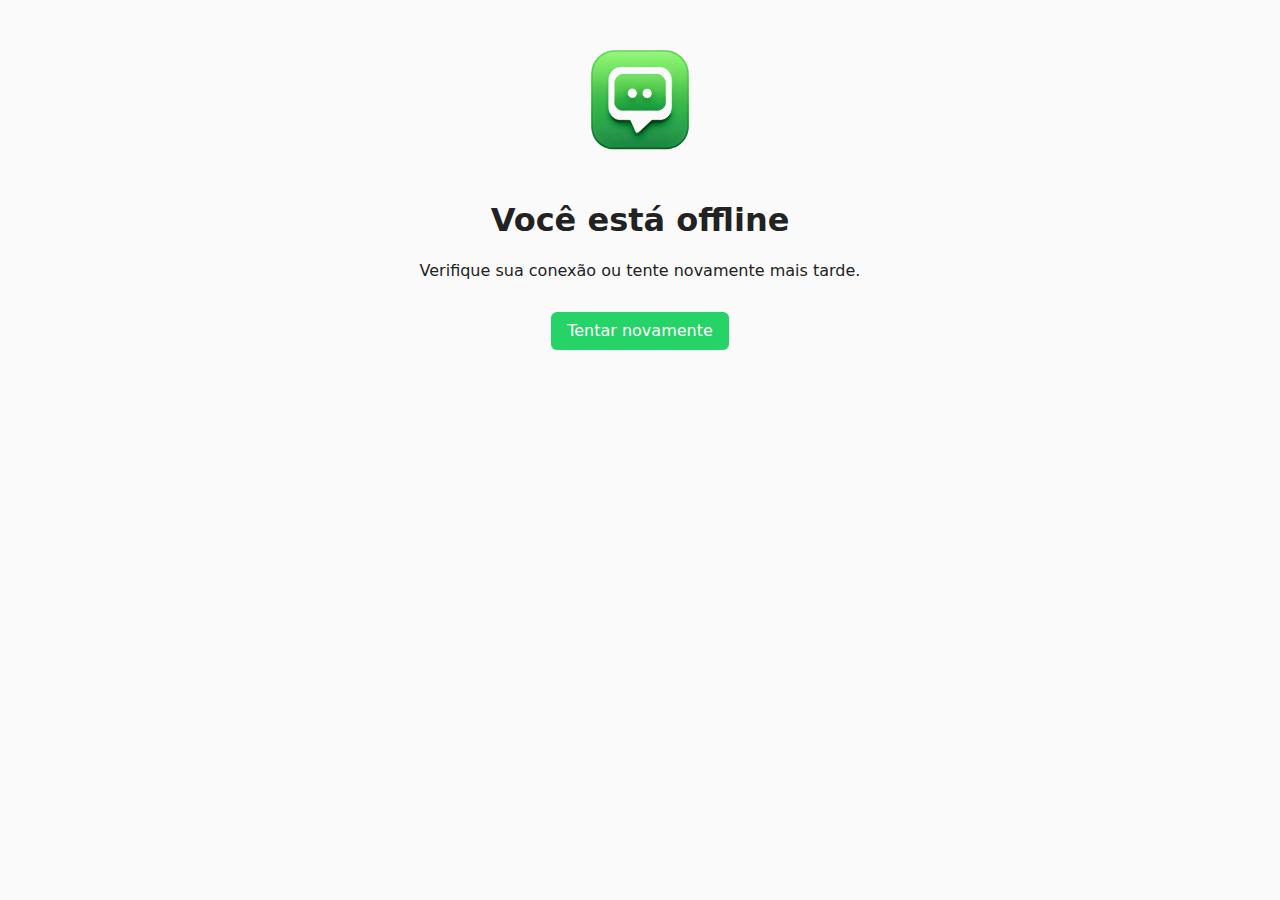
<file: offline.html>
<!doctype html>
<html lang="pt-BR">
<head>
  <meta charset="utf-8" />
  <title>WhatsGo — Offline</title>
  <meta name="viewport" content="width=device-width,initial-scale=1" />
  <style>
    body{font-family:system-ui, -apple-system, "Segoe UI", Roboto, sans-serif;text-align:center;padding:2rem;background:#fafafa;color:#222}
    img{width:120px;margin-bottom:1rem}
    a.button{display:inline-block;margin-top:1rem;padding:.6rem 1rem;background:#25D366;color:#fff;border-radius:6px;text-decoration:none}
  </style>
</head>
<body>
  <img src="./icons/icon-192.png" alt="WhatsGo">
  <h1>Você está offline</h1>
  <p>Verifique sua conexão ou tente novamente mais tarde.</p>
  <a class="button" href="./" onclick="location.reload();return false;">Tentar novamente</a>
</body>
</html>
</file>
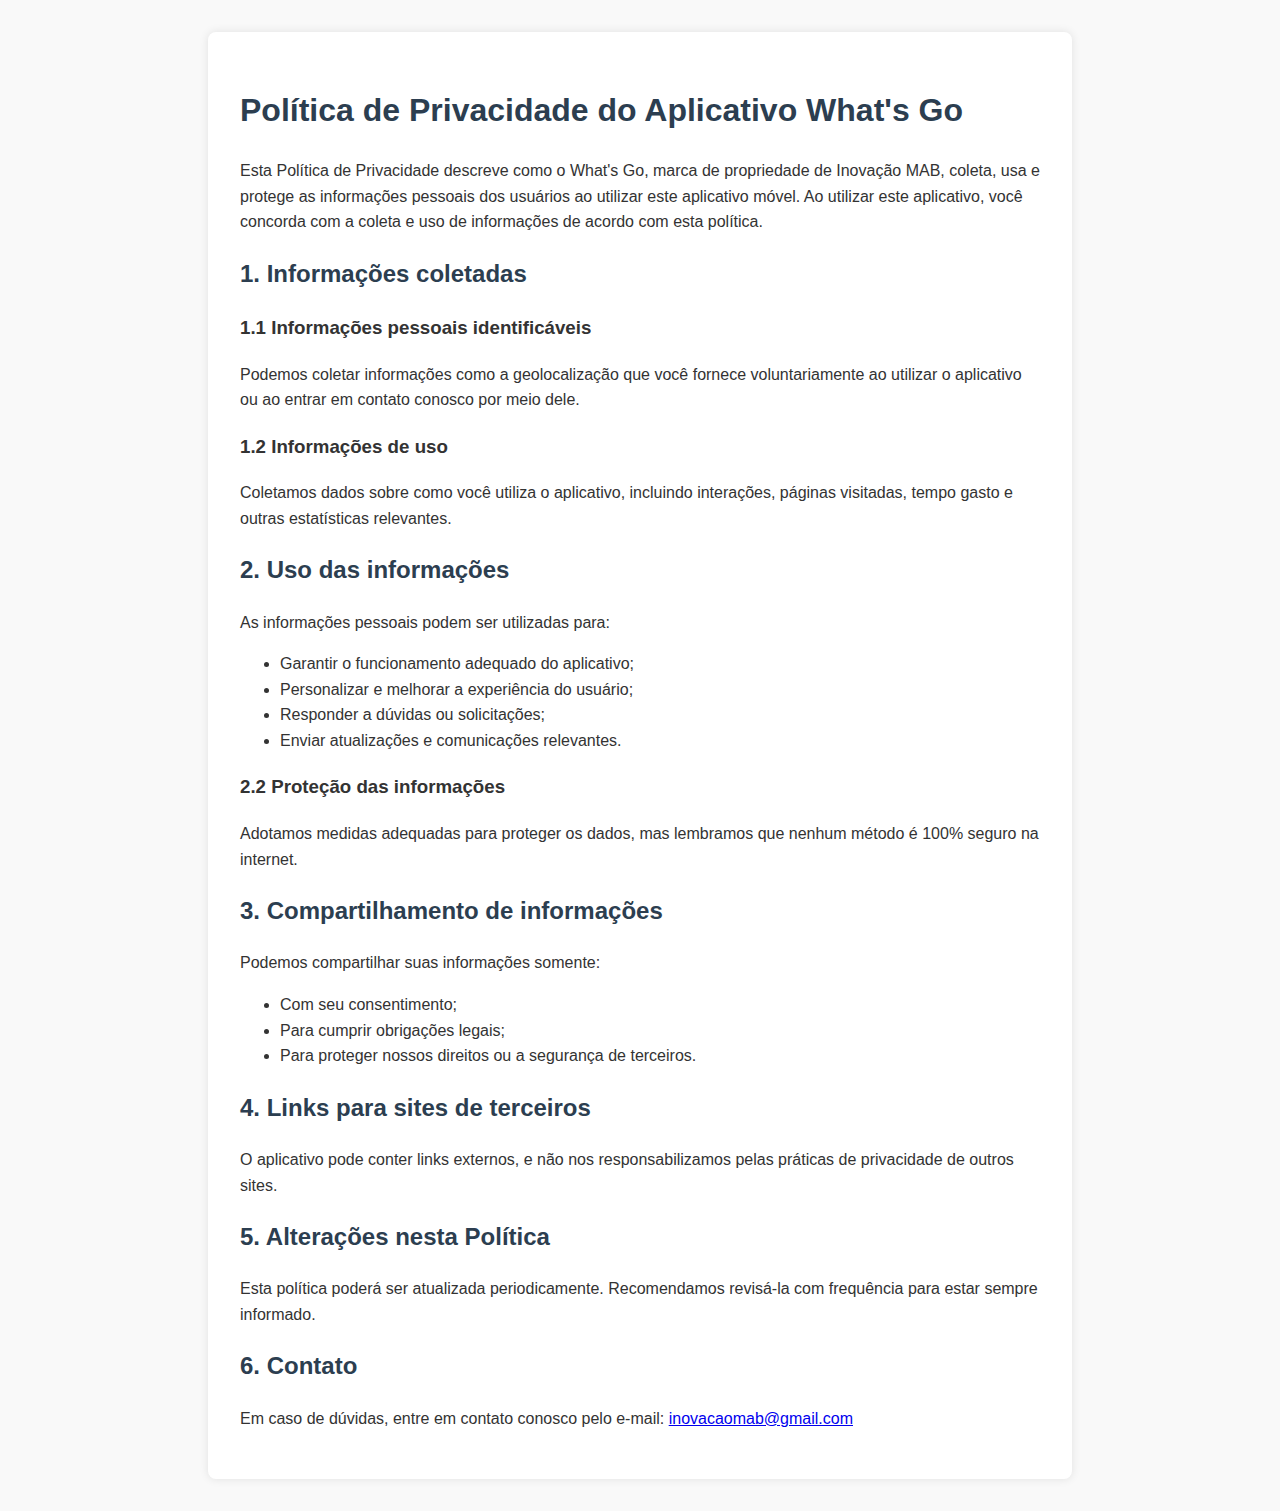
<file: politicadeprivacidade.html>
<!DOCTYPE html>
<html lang="pt-BR">
<head>
  <meta charset="UTF-8">
  <title>Política de Privacidade - What's Go APP</title>
  <meta name="viewport" content="width=device-width, initial-scale=1">
  <style>
    body { font-family: Arial, sans-serif; margin: 2em; line-height: 1.6; background-color: #f9f9f9; color: #333; }
    h1, h2 { color: #2c3e50; }
    .container { max-width: 800px; margin: auto; background: #fff; padding: 2em; border-radius: 8px; box-shadow: 0 0 10px rgba(0,0,0,0.1); }
  </style>
</head>
<body>
  <div class="container">
    <h1>Política de Privacidade do Aplicativo What's Go</h1>
    <p>Esta Política de Privacidade descreve como o What's Go, marca de propriedade de Inovação MAB, coleta, usa e protege as informações pessoais dos usuários ao utilizar este aplicativo móvel. Ao utilizar este aplicativo, você concorda com a coleta e uso de informações de acordo com esta política.</p>

    <h2>1. Informações coletadas</h2>
    <h3>1.1 Informações pessoais identificáveis</h3>
    <p>Podemos coletar informações como a geolocalização que você fornece voluntariamente ao utilizar o aplicativo ou ao entrar em contato conosco por meio dele.</p>

    <h3>1.2 Informações de uso</h3>
    <p>Coletamos dados sobre como você utiliza o aplicativo, incluindo interações, páginas visitadas, tempo gasto e outras estatísticas relevantes.</p>

    <h2>2. Uso das informações</h2>
    <p>As informações pessoais podem ser utilizadas para:</p>
    <ul>
      <li>Garantir o funcionamento adequado do aplicativo;</li>
      <li>Personalizar e melhorar a experiência do usuário;</li>
      <li>Responder a dúvidas ou solicitações;</li>
      <li>Enviar atualizações e comunicações relevantes.</li>
    </ul>

    <h3>2.2 Proteção das informações</h3>
    <p>Adotamos medidas adequadas para proteger os dados, mas lembramos que nenhum método é 100% seguro na internet.</p>

    <h2>3. Compartilhamento de informações</h2>
    <p>Podemos compartilhar suas informações somente:</p>
    <ul>
      <li>Com seu consentimento;</li>
      <li>Para cumprir obrigações legais;</li>
      <li>Para proteger nossos direitos ou a segurança de terceiros.</li>
    </ul>

    <h2>4. Links para sites de terceiros</h2>
    <p>O aplicativo pode conter links externos, e não nos responsabilizamos pelas práticas de privacidade de outros sites.</p>

    <h2>5. Alterações nesta Política</h2>
    <p>Esta política poderá ser atualizada periodicamente. Recomendamos revisá-la com frequência para estar sempre informado.</p>

    <h2>6. Contato</h2>
    <p>Em caso de dúvidas, entre em contato conosco pelo e-mail: <a href="mailto:inovacaomab@gmail.com">inovacaomab@gmail.com</a></p>
  </div>
</body>
</html>
</file>
